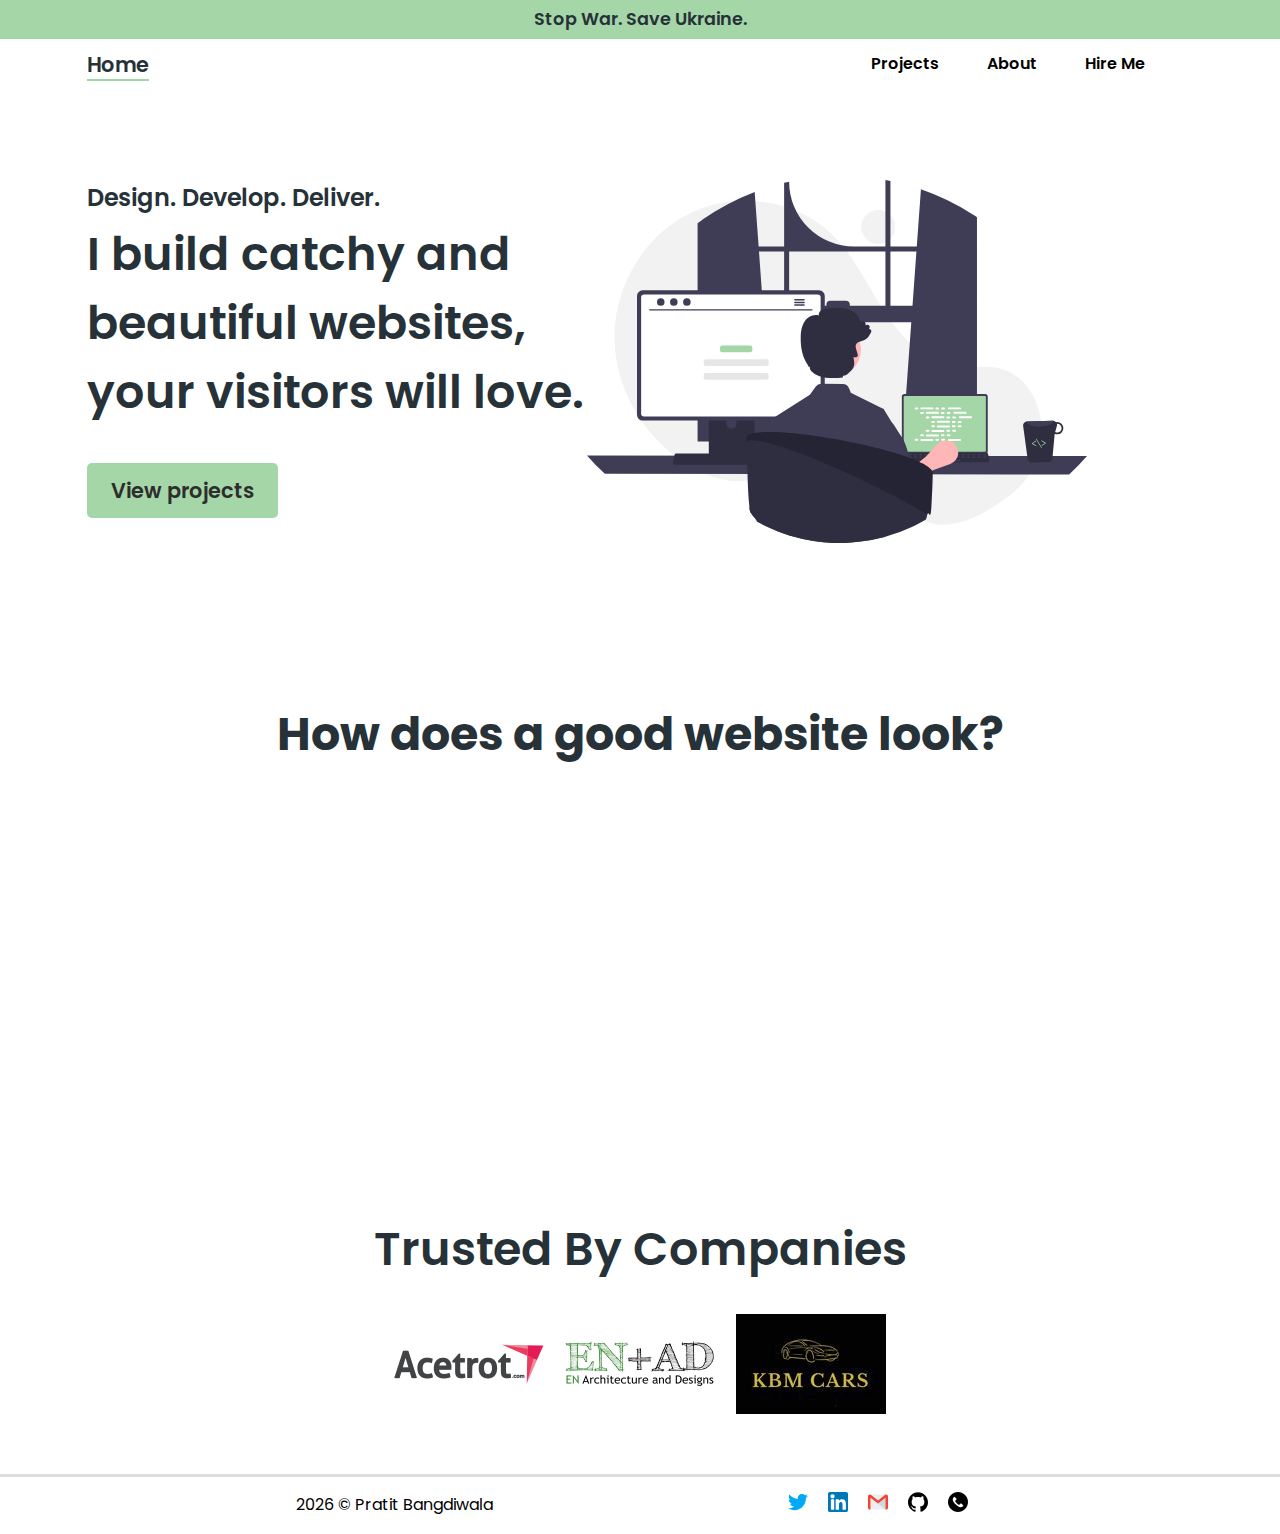
<file: index.html>
<!DOCTYPE html>
<html lang="en">

<head>
  <meta charset="UTF-8" />
  <meta name="viewport" content="width=device-width, initial-scale=1.0" />
  <meta name="theme-color" content="#a5d6a7" />

  <link rel="shortcut icon" href="/images/favicon.ico" type="image/x-icon">
  <link rel="stylesheet" href="https://cdnjs.cloudflare.com/ajax/libs/font-awesome/5.13.1/css/all.min.css" />
  <link rel="stylesheet" href="https://unpkg.com/aos@2.3.1/dist/aos.css" />
  <link rel="stylesheet" href="css/main.css" />


  <title>
    Pratit Bangdiwala - Front End Web Developer - Design. Develop. Deliver
  </title>
  
</head>

<body>

  <!-- mobile menu -->
  <div class="mobile-menu-wrapper" data-aos="zoom-in" data-aos-duration="1000">
    <div class="mobile-menu">
      <div class="menu-item">
        <a href="index.html" class="darkPrimary linkWrap"><i class="fas fa-code menu-icon"></i>
          <p class="menu-text">Home</p>
        </a>
      </div>
      
      <div class="menu-item">
        <a href="projects.html" class="linkWrap"><i class="fas fa-project-diagram menu-icon"></i>
          <p class="menu-text">Projects</p>
        </a>
      </div>
      <div class="menu-item">
        <a href="about.html" class="linkWrap"><i class="fas fa-address-card menu-icon"></i>
          <p class="menu-text">About</p>
        </a>
      </div>
      <div class="menu-item">
        <a href="contact.html" class="linkWrap"><i class="fas fa-user-secret menu-icon"></i>
          <p class="menu-text">Contact</p>
        </a>
      </div>
    </div>
  </div>

  <header>
    <!-- top strip -->
    <div class="blm">
      <div class="container text-center">
        <a href="javascript:;"><span class="blm-tag-line">Stop War.</span>&nbsp;Save Ukraine.</a>
      </div>
    </div>

    <!-- desktop menu -->
    <div class="navigation">
      <div class="container flex_betwen">
        <div class="identity">
          <span><a class="nav_links active" href="index.html">Home</a>
        </div>
        <div class="navigation-links">
          <a class="nav_links" href="projects.html">Projects</a>
          
          <a class="nav_links" href="about.html">About</a>
          <a class="nav_links" href="contact.html" class="hire">Hire Me</a>
        </div>
      </div>
    </div>
  </header>

  <!-- home main -->
  <section id="home">
    <div class="container flex">
      <div class="atf-content">
        <p class="home-heading-one">Design. Develop. Deliver.</p>
        <p class="home-heading-two">
        I build catchy and beautiful websites, your visitors will love.
        </p>
        <a href="projects.html" class="contact-one">View projects</a>
      </div>
      <div class="atf_image">
        <img src="images/atf-1.svg" alt="">
      </div>
    </div>
  </section>
  
  <!-- services -->
  <section id="services">
    <div class="container">
      <div class="section-heading">
        <h1>How does a good website look?</h1>
      </div>
      <div class="services" data-aos="fade-up" data-aos-duration="2000">
        <div class="service">
          <img src="images/service-1.svg" alt="" />
          <div class="service-details">
            <h2>Good load time</h2>
            <p>
              The longer it takes to load the website, the more business and
              value you lose.
            </p>
          </div>
        </div>
        <div class="service">
          <img src="images/service-2.svg" alt="" />
          <div class="service-details">
            <h2>Easy browsing</h2>
            <p>
              It is important to place key information, in an area
              that's easily accessible.
            </p>
          </div>
        </div>
        
        <div class="service">
          <img src="images/service-3.svg" alt="" />
          <div class="service-details">
            <h2>Cross Browser Compatibility</h2>
            <p>
              Web pages should look good on all browsers.
            </p>
          </div>
        </div>
        <div class="service">
          <img src="images/service-4.svg" alt="" />
          <div class="service-details">
            <h2>Multi-device testing</h2>
            <p>
              Web pages should work on all popular devices.
            </p>
          </div>
        </div>
        
        
        
      </div>
      
    </div>
  </section>

  <!-- companies -->
  <section id="trust">
    <div class="trusted-brands">
      <h1>Trusted By Companies</h1>
      <div class="brands">
        <img src="images/trust-1.png" alt="" />
        <img src="images/trust-2.png" alt="" />
        <img src="images/trust-3.png" alt="">
      </div>
    </div>
  </section>

  <!-- footer -->
  <section id="footer">
    <p class="footer_year">
      <script>document.write(new Date().getFullYear())</script>
      &copy; Pratit Bangdiwala
    </p>
      <div class="social-links">
        <a href="https://bit.ly/2MiK4Lc"><img src="images/footer-1.svg" alt=""></a>
        <a href="https://bit.ly/3nZp8qv"><img src="images/footer-2.svg" alt=""></a>
        <a href="mailto:pratit.bangdiwala7@gmail.com"><img src="images/footer-3.svg" alt=""></a>
        <a href="https://bit.ly/3fVyvUh"><img src="images/footer-4.svg" alt=""></a>
        <a href="tel:+91-9870175159"><img src="images/footer-5.svg" alt=""></a>
      </div>

  </section>
  
  <script src="https://unpkg.com/aos@2.3.1/dist/aos.js"></script>
  <script src="js/custom.js"></script>
</body>

</html>
</file>
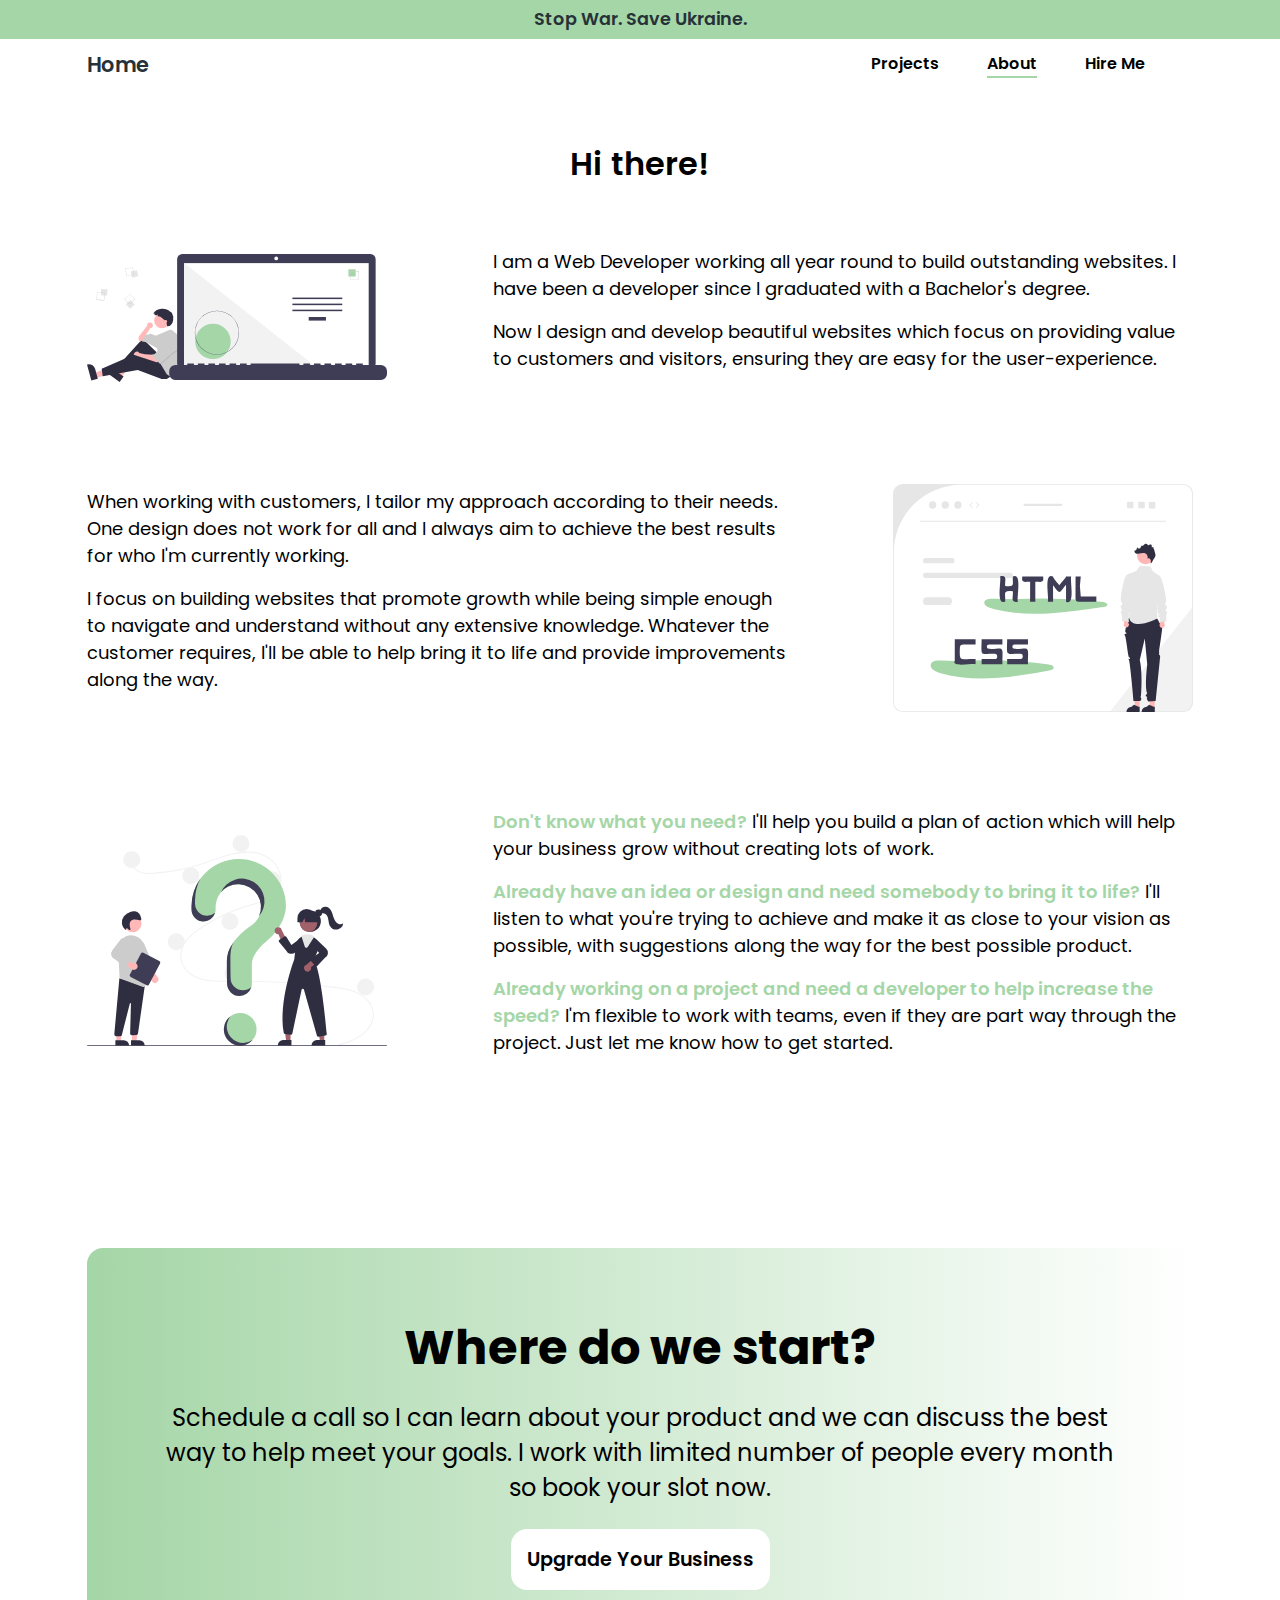
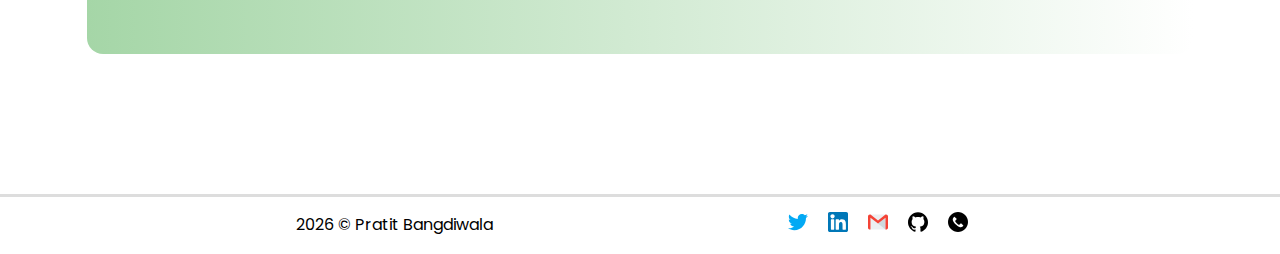
<file: about.html>
<!DOCTYPE html>
<html lang="en">

<head>
  <meta charset="UTF-8" />
  <meta name="viewport" content="width=device-width, initial-scale=1.0" />
  <meta name="theme-color" content="#a5d6a7" />

  <link rel="shortcut icon" href="/images/favicon.ico" type="image/x-icon">
  <link rel="stylesheet" href="https://cdnjs.cloudflare.com/ajax/libs/font-awesome/5.13.1/css/all.min.css" />
  <link rel="stylesheet" href="https://unpkg.com/aos@2.3.1/dist/aos.css" />
  <link rel="stylesheet" href="css/main.css" />

  <title>About</title>

</head>

<body>

  <!-- mobile menu -->
  <div class="mobile-menu-wrapper" data-aos="zoom-in" data-aos-duration="1000">
    <div class="mobile-menu">
      <div class="menu-item">
        <a href="index.html" class="linkWrap"><i class="fas fa-code menu-icon"></i>
          <p class="menu-text">Home</p>
        </a>
      </div>
      
      <div class="menu-item">
        <a href="projects.html" class="linkWrap"><i class="fas fa-project-diagram menu-icon"></i>
          <p class="menu-text">Projects</p>
        </a>
      </div>
      <div class="menu-item">
        <a href="about.html" class="darkPrimary linkWrap"><i class="fas fa-address-card menu-icon"></i>
          <p class="menu-text">About</p>
        </a>
      </div>
      <div class="menu-item">
        <a href="contact.html" class="linkWrap"><i class="fas fa-user-secret menu-icon"></i>
          <p class="menu-text">Contact</p>
        </a>
      </div>
    </div>
  </div>

  <header>
    <!-- top strip -->
    <div class="blm">
      <div class="container text-center">
        <a href="javascript:;"><span class="blm-tag-line">Stop War.</span>&nbsp;Save Ukraine.</a>
      </div>
    </div>

    <!-- desktop menu -->
    <div class="navigation">
      <div class="container flex_betwen">
        <div class="identity">
          <span><a class="nav_links" href="index.html">Home</a>
        </div>
        <div class="navigation-links">
          <a class="nav_links" href="projects.html">Projects</a>
          
          <a class="nav_links active" href="about.html">About</a>
          <a class="nav_links" href="contact.html" class="hire">Hire Me</a>
        </div>
      </div>
    </div>
  </header>

  <!-- about main -->
  <section id="about-wrapper">
    <div class="container">
      <div class="about-heading">
        <p class="heading-one">Hi there!</p>
      </div>
      <div class="about-stories">
        <div class="about-story">
          <img src="images/about-1.svg" alt="" class="svg-creative about-creative" data-aos="zoom-in" />
          <div class="content">
            <p class="content-one">
              I am a Web Developer working all year round to build outstanding
              websites. I have been a developer since I graduated with a
              Bachelor's degree.
            </p>
            <p class="content-one">
              Now I design and develop beautiful websites which focus on
              providing value to customers and visitors, ensuring they are easy
              for the user-experience.
            </p>
          </div>
        </div>
        <div class="about-story">
          <div class="content">
            <p class="content-one">
              When working with customers, I tailor my approach according to
              their needs. One design does not work for all and I always aim to
              achieve the best results for who I'm currently working.
            </p>
            <p class="content-one">
              I focus on building websites that promote growth while being
              simple enough to navigate and understand without any extensive
              knowledge. Whatever the customer requires, I'll be able to help
              bring it to life and provide improvements along the way.
            </p>
          </div>
          <img src="images/about-2.svg" alt="" class="about-image about-creative" data-aos="zoom-in" />
        </div>
        <div class="about-story">
          <img src="images/about-3.svg" alt="" class="svg-creative about-creative" data-aos="zoom-in" />
          <div class="content">
            <p class="content-one">
              <span class="questions">Don't know what you need?</span>&nbsp;I'll
              help you build a plan of action which will help your business grow
              without creating lots of work.
            </p>
            <p class="content-one">
              <span class="questions">Already have an idea or design and need somebody to bring it to
                life?</span>&nbsp;I'll listen to what you're trying to achieve and make it as
              close to your vision as possible, with suggestions along the way
              for the best possible product.
            </p>
            <p class="content-one">
              <span class="questions">Already working on a project and need a developer to help
                increase the speed?</span>&nbsp;I'm flexible to work with teams, even if they are part way
              through the project. Just let me know how to get started.
            </p>
          </div>
        </div>
      </div>
      <div class="connect">
        <h1 class="connect-heading">Where do we start?</h1>
        <p class="connect-content">
          Schedule a call so I can learn about your product and we can discuss
          the best way to help meet your goals. I work with limited number of
          people every month so book your slot now.
        </p>
        <a href="contact.html" class="connect-button">Upgrade Your Business</a>
      </div>
    </div>
  </section>
  
  <!-- footer -->
  <section id="footer">
    <p class="footer_year">
      <script>document.write(new Date().getFullYear())</script>
      &copy; Pratit Bangdiwala
    </p>
    <div class="social-links">
      <a href="https://bit.ly/2MiK4Lc"><img src="images/footer-1.svg" alt=""></a>
      <a href="https://bit.ly/3nZp8qv"><img src="images/footer-2.svg" alt=""></a>
      <a href="mailto:pratit.bangdiwala7@gmail.com"><img src="images/footer-3.svg" alt=""></a>
      <a href="https://bit.ly/3fVyvUh"><img src="images/footer-4.svg" alt=""></a>
      <a href="tel:+91-9870175159"><img src="images/footer-5.svg" alt=""></a>
    </div>

  </section>

  <script src="https://ajax.googleapis.com/ajax/libs/jquery/3.5.1/jquery.min.js"></script>
  <script src="https://unpkg.com/aos@2.3.1/dist/aos.js"></script>
  <script src="js/custom.js"></script>
</body>

</html>
</file>
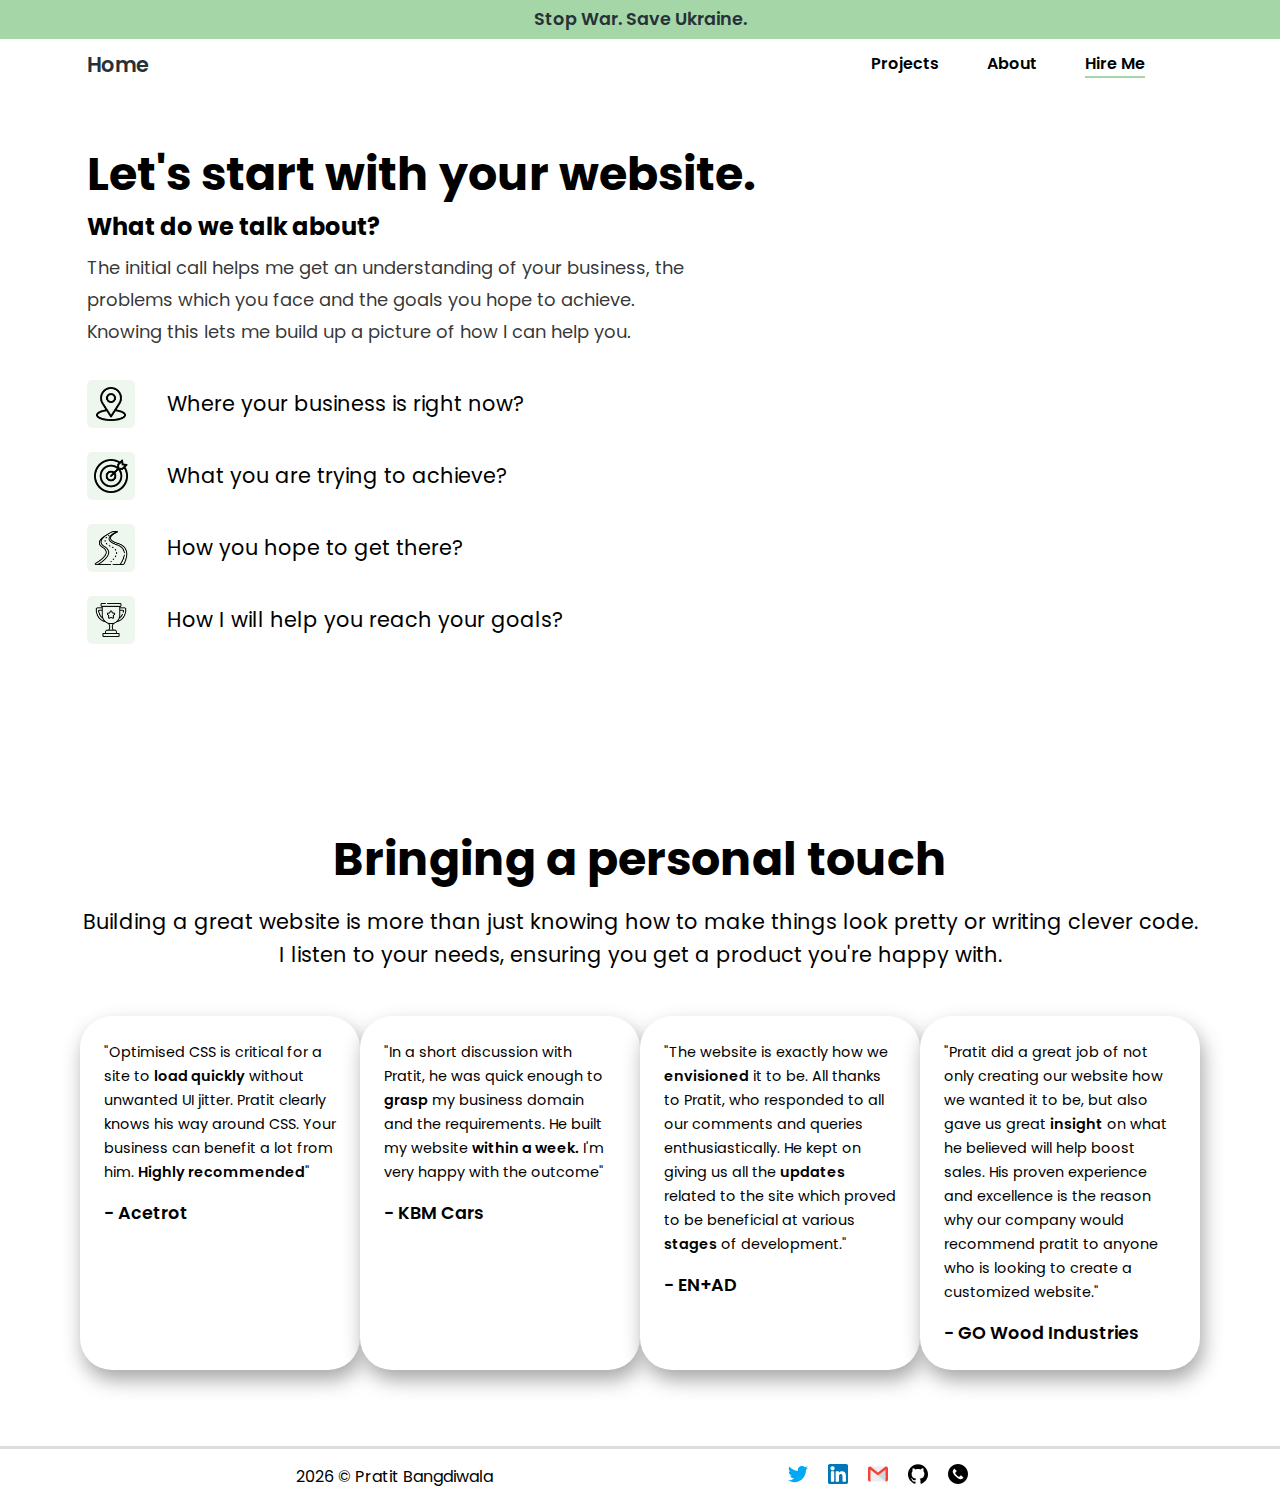
<file: contact.html>
<!DOCTYPE html>
<html lang="en">

<head>
  <meta charset="UTF-8" />
  <meta name="viewport" content="width=device-width, initial-scale=1.0" />
  <meta name="theme-color" content="#a5d6a7" />

  <link rel="shortcut icon" href="/images/favicon.ico" type="image/x-icon">
  <link rel="stylesheet" href="https://cdnjs.cloudflare.com/ajax/libs/font-awesome/5.13.1/css/all.min.css" />
  <link rel="stylesheet" href="https://unpkg.com/aos@2.3.1/dist/aos.css" />
  <link rel="stylesheet" href="css/main.css" />

  <title>Contact</title>
  
</head>

<body>
  <!-- mobile menu -->
  <div class="mobile-menu-wrapper" data-aos="zoom-in" data-aos-duration="1000">
    <div class="mobile-menu">
      <div class="menu-item">
        <a href="index.html" class="linkWrap"><i class="fas fa-code menu-icon"></i>
          <p class="menu-text">Home</p>
        </a>
      </div>
      
      <div class="menu-item">
        <a href="projects.html" class="linkWrap"><i class="fas fa-project-diagram menu-icon"></i>
          <p class="menu-text">Projects</p>
        </a>
      </div>
      <div class="menu-item">
        <a href="about.html" class="linkWrap"><i class="fas fa-address-card menu-icon"></i>
          <p class="menu-text">About</p>
        </a>
      </div>
      <div class="menu-item">
        <a href="contact.html" class="darkPrimary linkWrap"><i class="fas fa-user-secret menu-icon"></i>
          <p class="menu-text">Contact</p>
        </a>
      </div>
    </div>
  </div>

  <header>
    <!-- top strip -->
    <div class="blm">
      <div class="container text-center">
        <a href="javascript:;"><span class="blm-tag-line">Stop War.</span>&nbsp;Save Ukraine.</a>
      </div>
    </div>
    <!-- desktop menu -->
    <div class="navigation">
      <div class="container flex_betwen">
        <div class="identity">
          <span><a class="nav_links" href="index.html">Home</a>
        </div>
        <div class="navigation-links">
          <a class="nav_links" href="projects.html">Projects</a>
          
          <a class="nav_links" href="about.html">About</a>
          <a class="nav_links active" href="contact.html" class="hire">Hire Me</a>
        </div>
      </div>
    </div>
  </header>

  <!-- contact features -->
  <section id="contact">
    <div class="container">
      <div class="contact-heading">
        <h1>Let's start with your website.</h1>
      </div>
      <div class="contact-main-content">
        <div class="contact-descriptive-content">
          <h1 class="contact-descriptive-heading">What do we talk about?</h1>
          <p class="contact-descriptive-text">
            The initial call helps me get an understanding of your business, the
            problems which you face and the goals you hope to achieve. Knowing
            this lets me build up a picture of how I can help you.
          </p>
          <div class="icon-content">
            <div class="icon">
              <img src="images/contact-1.png" alt="">
              <p class="icon-text">Where your business is right now?</p>
            </div>
            <div class="icon">
              <img src="images/contact-2.png" alt="">
              <p class="icon-text">What you are trying to achieve?</p>
            </div>
            <div class="icon">
              <img src="images/contact-3.png" alt="">
              <p class="icon-text">How you hope to get there?</p>
            </div>
            <div class="icon">
              <img src="images/contact-4.png" alt="">
              <p class="icon-text">How I will help you reach your goals?</p>
            </div>
          </div>
        </div>
        <!-- booking calendar -->
        <div class="contact-booking">
          <!-- Calendly inline widget begin -->
          <div class="calendly-inline-widget"
            data-url="https://calendly.com/pratit-bangdiwala/30min?hide_event_type_details=1&hide_gdpr_banner=1"></div>
  
          <!-- Calendly inline widget end -->
        </div>
      </div>
    </div>
  </section>

  <!-- reviews -->
  <section id="reviews" class="contact-reviews">
    <div class="reviews-description">
      <h1>Bringing a personal touch</h1>
      <p class="reviews-description-para">
        Building a great website is more than just knowing how to make things
        look pretty or writing clever code.
      </p>
      <p class="reviews-description-para reviews-description-second-para">I listen to your needs, ensuring
        you get a product you're happy with.</p>
    </div>
    <div class="reviews">
      <div class="review-card card-one">
        <p class="reviews-card-detail">
          "Optimised CSS is critical for a site to <span class="review-keyword">load quickly</span> without unwanted UI jitter. Pratit clearly knows his way
          around CSS. Your business can benefit a lot from him. <span class="review-keyword">Highly recommended</span>"
        </p>
        <div class="company-details">

          <p>- Acetrot</p>
        </div>
      </div>
      <div class="review-card">
        <p class="reviews-card-detail">
          "In a short discussion with Pratit, he was quick enough to <span class="review-keyword">grasp</span> my business domain and the requirements. He
          built my website <span class="review-keyword">within a week.</span> I'm very happy with the outcome"
        </p>
        <div class="company-details">

          <p>- KBM Cars</p>
        </div>
      </div>
      <div class="review-card">
        <p class="reviews-card-detail">
          "The website is exactly how we <span class="review-keyword">envisioned</span> it to be. All thanks to Pratit, who responded to all our comments and queries enthusiastically. He kept on giving us all the <span class="review-keyword">updates</span> related to the site which proved to be beneficial at various <span class="review-keyword">stages</span> of development."
        </p>
        <div class="company-details">

          <p>- EN+AD</p>
        </div>
      </div>
      <div class="review-card">
        <p class="reviews-card-detail">
          "Pratit did a great job of not only creating our website how we wanted it to be, but also gave us great <span class="review-keyword">insight</span> on what he believed will help boost sales. His proven experience and excellence is the reason why our company would recommend pratit to anyone who is looking to create a customized website."
        </p>
        <div class="company-details">

          <p>- GO Wood Industries</p>
        </div>
      </div>
    </div>
  </section>

  <!-- footer -->
  <section id="footer">
    <p class="footer_year">
      <script>document.write(new Date().getFullYear())</script>
      &copy; Pratit Bangdiwala
    </p>
      <div class="social-links">
        <a href="https://bit.ly/2MiK4Lc"><img src="images/footer-1.svg" alt=""></a>
        <a href="https://bit.ly/3nZp8qv"><img src="images/footer-2.svg" alt=""></a>
        <a href="mailto:pratit.bangdiwala7@gmail.com"><img src="images/footer-3.svg" alt=""></a>
        <a href="https://bit.ly/3fVyvUh"><img src="images/footer-4.svg" alt=""></a>
        <a href="tel:+91-9870175159"><img src="images/footer-5.svg" alt=""></a>
      </div>

  </section>

  <script src="https://ajax.googleapis.com/ajax/libs/jquery/3.5.1/jquery.min.js"></script>
  <script src="https://unpkg.com/aos@2.3.1/dist/aos.js"></script>
  <script type="text/javascript" src="https://assets.calendly.com/assets/external/widget.js"></script>
  <script src="js/custom.js"></script>
</body>

</html>
</file>
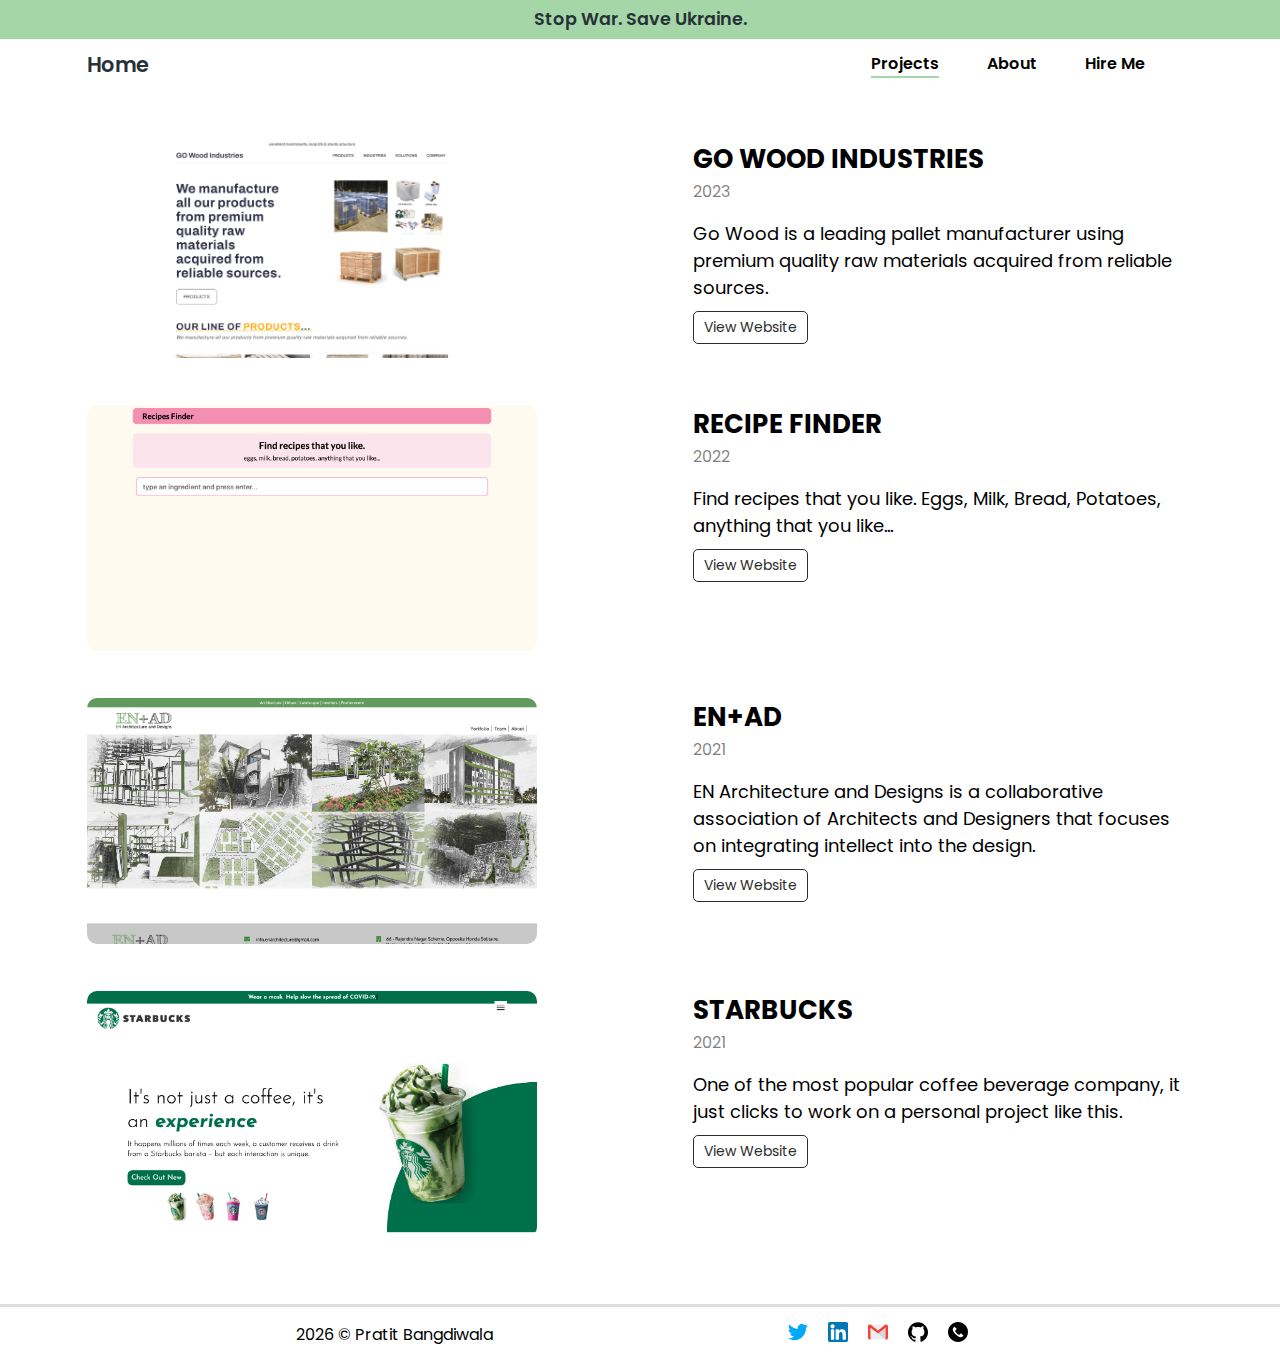
<file: projects.html>
<!DOCTYPE html>
<html lang="en">

<head>
  <meta charset="UTF-8" />
  <meta name="viewport" content="width=device-width, initial-scale=1.0" />
  <meta name="theme-color" content="#a5d6a7" />

  <link rel="shortcut icon" href="/images/favicon.ico" type="image/x-icon">
  <link rel="stylesheet" href="https://cdnjs.cloudflare.com/ajax/libs/font-awesome/5.13.1/css/all.min.css" />
  <link rel="stylesheet" href="https://unpkg.com/aos@2.3.1/dist/aos.css" />
  <link rel="stylesheet" href="css/main.css" />

  <title>Projects</title>

</head>

<body>

  <!-- mobile menu -->
  <div class="mobile-menu-wrapper" data-aos="zoom-in" data-aos-duration="1000">
    <div class="mobile-menu">
      <div class="menu-item">
        <a href="index.html" class="linkWrap"><i class="fas fa-code menu-icon"></i>
          <p class="menu-text">Home</p>
        </a>
      </div>
      
      <div class="menu-item">
        <a href="projects.html" class="darkPrimary linkWrap"><i class="fas fa-project-diagram menu-icon"></i>
          <p class="menu-text">Projects</p>
        </a>
      </div>
      <div class="menu-item">
        <a href="about.html" class="linkWrap"><i class="fas fa-address-card menu-icon"></i>
          <p class="menu-text">About</p>
        </a>
      </div>
      <div class="menu-item">
        <a href="contact.html" class="linkWrap"><i class="fas fa-user-secret menu-icon"></i>
          <p class="menu-text">Contact</p>
        </a>
      </div>
    </div>
  </div>

  <header>
    <!-- top strip -->
    <div class="blm">
      <div class="container text-center">
        <a href="javascript:;"><span class="blm-tag-line">Stop War.</span>&nbsp;Save Ukraine.</a>
      </div>
    </div>

    <!-- desktop menu -->
    <div class="navigation">
      <div class="container flex_betwen">
        <div class="identity">
          <span><a class="nav_links" href="index.html">Home</a>
        </div>
        <div class="navigation-links">
          <a class="nav_links active" href="projects.html">Projects</a>
          
          <a class="nav_links" href="about.html">About</a>
          <a class="nav_links" href="contact.html" class="hire">Hire Me</a>
        </div>
      </div>
    </div>
  </header>

  <!-- projects main -->
  <section id="projects-wrapper">
    <div class="container projects projects_container">

      <!-- Go wood -->
      <div class="project">
        <div class="project-image">
          <img src="images/go_wood.png" alt="">
        </div>
        <div class="project-content">
          <h1>Go Wood Industries</h1>
          <p class="date">2023</p>
          <p class="project-description">
            Go Wood is a leading pallet manufacturer using premium quality raw materials acquired from reliable sources.
          </p>
          <a href="https://gowoodind.com/" class="website-demo">View Website</a>
        </div>
      </div>

      <!-- Recipe -->
      <div class="project">
        <div class="project-image">
          <img src="images/project-2.png" alt="">
        </div>
        <div class="project-content">
          <h1>Recipe Finder</h1>
          <p class="date">2022</p>
          <p class="project-description">
            Find recipes that you like. Eggs, Milk, Bread, Potatoes, anything that you like...

          </p>
          <a href="https://pratitb.github.io/recipe-finder/" class="website-demo">View Website</a>
        </div>
      </div>

      <!-- ENAD -->
      <div class="project">
        <div class="project-image">
          <img src="images/project-3.png" alt="">
        </div>
        <div class="project-content">
          <h1>EN+AD</h1>
          <p class="date">2021</p>
          <p class="project-description">
            EN Architecture and Designs is a collaborative association of Architects and Designers that focuses on integrating intellect into the design.
          </p>
          <a href="https://enarchitecture.in/" class="website-demo">View Website</a>
        </div>
      </div>

      <!-- Starbucks -->
      <div class="project">
        <div class="project-image">
          <img src="images/project-4.png" alt="">
        </div>
        <div class="project-content">
          <h1>Starbucks</h1>
          <p class="date">2021</p>
          <p class="project-description">
            One of the most popular coffee beverage company, it just clicks to work on a personal project like this.
          </p>
          <a href="https://pratitb.github.io/starbucks" class="website-demo">View Website</a>
        </div>
      </div>

    </div>
  </section>
  
  <!-- footer -->
  <section id="footer">
    <p class="footer_year">
      <script>document.write(new Date().getFullYear())</script>
      &copy; Pratit Bangdiwala
    </p>
    <div class="social-links">
      <a href="https://bit.ly/2MiK4Lc"><img src="images/footer-1.svg" alt=""></a>
      <a href="https://bit.ly/3nZp8qv"><img src="images/footer-2.svg" alt=""></a>
      <a href="mailto:pratit.bangdiwala7@gmail.com"><img src="images/footer-3.svg" alt=""></a>
      <a href="https://bit.ly/3fVyvUh"><img src="images/footer-4.svg" alt=""></a>
      <a href="tel:+91-9870175159"><img src="images/footer-5.svg" alt=""></a>
    </div>

  </section>
  
  <script src="https://unpkg.com/aos@2.3.1/dist/aos.js"></script>
  <script src="js/custom.js"></script>
</body>

</html>
</file>
<file: css/main.css>
@import url("https://fonts.googleapis.com/css2?family=Poppins:wght@400;600&display=swap");
.blm {
  display: -webkit-box;
  display: -ms-flexbox;
  display: flex;
  -webkit-box-pack: center;
      -ms-flex-pack: center;
          justify-content: center;
  -webkit-box-align: center;
      -ms-flex-align: center;
          align-items: center;
  padding: 0.4rem;
  background: #a5d6a7;
}

.blm a {
  font-size: 1.1rem;
  color: #263238;
  text-decoration: none;
  font-weight: 600;
}

.blm a:hover {
  text-decoration: underline;
}

.blm .blm-fists {
  display: -webkit-box;
  display: -ms-flexbox;
  display: flex;
  -webkit-box-pack: center;
      -ms-flex-pack: center;
          justify-content: center;
  -webkit-box-align: center;
      -ms-flex-align: center;
          align-items: center;
  width: 100px;
  font-size: 1rem;
  margin-left: 0.5rem;
}

.navigation {
  display: -webkit-box;
  display: -ms-flexbox;
  display: flex;
  -webkit-box-pack: space-evenly;
      -ms-flex-pack: space-evenly;
          justify-content: space-evenly;
  -webkit-box-align: center;
      -ms-flex-align: center;
          align-items: center;
  padding: 10px 0 0;
  -webkit-transition: position 4s ease-out;
  transition: position 4s ease-out;
}

.navigation .identity {
  display: -webkit-box;
  display: -ms-flexbox;
  display: flex;
  -webkit-box-align: center;
      -ms-flex-align: center;
          align-items: center;
  -webkit-box-pack: space-evenly;
      -ms-flex-pack: space-evenly;
          justify-content: space-evenly;
}

.navigation .identity img {
  border-radius: 50%;
  -webkit-box-shadow: 3px 10px 20px #a7a7a7;
          box-shadow: 3px 10px 20px #a7a7a7;
}

.navigation .identity a {
  font-weight: 600;
  font-size: 1.3rem;
  color: #263238;
  border-bottom: 2px solid #fff;
}

.navigation .identity a:hover {
  border-bottom: 2px solid #a5d6a7;
}

.navigation .navigation-links {
  display: -webkit-box;
  display: -ms-flexbox;
  display: flex;
  -webkit-box-pack: justify;
      -ms-flex-pack: justify;
          justify-content: space-between;
  -webkit-box-align: center;
      -ms-flex-align: center;
          align-items: center;
}

.navigation .navigation-links a {
  font-weight: 600;
  font-size: 16px;
  color: #000;
  margin-right: 3rem;
  border-bottom: 2px solid #fff;
}

.navigation .navigation-links a:hover {
  border-bottom: 2px solid #a5d6a7;
}

.navigation .navigation-links .hire {
  background: #a5d6a7;
  color: #263238;
  padding: 4px 20px;
  border-radius: 5px;
  -webkit-transition: 0.2s linear;
  transition: 0.2s linear;
}

.navigation .navigation-links .hire:hover {
  -webkit-box-shadow: 0 10px 15px -3px rgba(0, 0, 0, 0.1), 0 4px 6px -2px rgba(0, 0, 0, 0.05);
          box-shadow: 0 10px 15px -3px rgba(0, 0, 0, 0.1), 0 4px 6px -2px rgba(0, 0, 0, 0.05);
  -webkit-transform: scale(1.07);
          transform: scale(1.07);
  text-decoration: none;
}

#home {
  display: -webkit-box;
  display: -ms-flexbox;
  display: flex;
  -webkit-box-orient: vertical;
  -webkit-box-direction: normal;
      -ms-flex-direction: column;
          flex-direction: column;
  -webkit-box-align: center;
      -ms-flex-align: center;
          align-items: center;
  -webkit-box-pack: center;
      -ms-flex-pack: center;
          justify-content: center;
  margin: 100px 0 150px;
}

#home .home-heading-one {
  font-size: 1.5rem;
  font-weight: 600;
  margin-bottom: 5px;
  color: #263238;
}

#home .home-heading-two {
  font-size: 46px;
  font-weight: 600;
  margin-bottom: 3rem;
  max-width: 500px;
  color: #263238;
}

#home .atf_image img {
  width: 100%;
  max-width: 500px;
}

#home .contact-one {
  font-size: 1.3rem;
  font-weight: 600;
  background: #a5d6a7;
  padding: 0.8rem 1.5rem;
  border-radius: 5px;
  color: #2d2d2d;
  -webkit-transition: 0.2s linear;
  transition: 0.2s linear;
}

#home .contact-one:hover {
  -webkit-box-shadow: 0 10px 15px -3px rgba(0, 0, 0, 0.1), 0 4px 6px -2px rgba(0, 0, 0, 0.05);
          box-shadow: 0 10px 15px -3px rgba(0, 0, 0, 0.1), 0 4px 6px -2px rgba(0, 0, 0, 0.05);
  -webkit-transform: scale(1.07);
          transform: scale(1.07);
}

#mockups img {
  width: 100%;
  max-width: 500px;
}

#mockups .mockups {
  display: -webkit-box;
  display: -ms-flexbox;
  display: flex;
  -webkit-box-align: center;
      -ms-flex-align: center;
          align-items: center;
  -webkit-box-pack: center;
      -ms-flex-pack: center;
          justify-content: center;
}

#services {
  display: -webkit-box;
  display: -ms-flexbox;
  display: flex;
  -webkit-box-orient: vertical;
  -webkit-box-direction: normal;
      -ms-flex-direction: column;
          flex-direction: column;
  -webkit-box-align: center;
      -ms-flex-align: center;
          align-items: center;
  -webkit-box-pack: space-evenly;
      -ms-flex-pack: space-evenly;
          justify-content: space-evenly;
  margin: 80px 0 0 0;
}

#services .section-heading h1 {
  font-size: 46px;
  margin-bottom: 60px;
  text-align: center;
  color: #263238;
}

#services .services {
  display: -webkit-box;
  display: -ms-flexbox;
  display: flex;
  -webkit-box-orient: horizontal;
  -webkit-box-direction: normal;
      -ms-flex-direction: row;
          flex-direction: row;
  -ms-flex-wrap: wrap;
      flex-wrap: wrap;
  -webkit-box-pack: center;
      -ms-flex-pack: center;
          justify-content: center;
}

#services .services .service {
  display: -webkit-box;
  display: -ms-flexbox;
  display: flex;
  max-width: 450px;
  margin: 0 20px 100px 0;
}

#services .services .service:hover img {
  background: #a5d6a7;
  -webkit-box-shadow: 0 10px 15px -3px rgba(0, 0, 0, 0.1), 0 4px 6px -2px rgba(0, 0, 0, 0.05);
          box-shadow: 0 10px 15px -3px rgba(0, 0, 0, 0.1), 0 4px 6px -2px rgba(0, 0, 0, 0.05);
}

#services .services .service img {
  max-height: 5rem;
  max-width: 5rem;
  background: rgba(165, 214, 167, 0.2);
  border-radius: 1rem;
  padding: 0rem 0.8rem;
  margin-right: 1rem;
  -webkit-transition: 0.5s linear;
  transition: 0.5s linear;
}

#services .services .service .service-details h2 {
  font-size: 20px;
  margin-bottom: 5px;
  color: #263238;
}

#services .services .service .service-details p {
  font-size: 18px;
  color: #263238;
  line-height: 1.8rem;
}

#services .more-services {
  text-align: center;
}

#services .more-services a {
  font-weight: 600;
  color: #263238;
  font-size: 1.2rem;
  text-decoration: none;
  -webkit-transition: 1s linear;
  transition: 1s linear;
}

#services .more-services a:hover {
  text-decoration: underline;
}

#services .more-services .right-arr {
  margin-left: 0.5rem;
}

#trust {
  display: -webkit-box;
  display: -ms-flexbox;
  display: flex;
  -webkit-box-orient: vertical;
  -webkit-box-direction: normal;
      -ms-flex-direction: column;
          flex-direction: column;
  -webkit-box-align: center;
      -ms-flex-align: center;
          align-items: center;
  -webkit-box-pack: center;
      -ms-flex-pack: center;
          justify-content: center;
}

#trust .trusted-brands {
  display: -webkit-box;
  display: -ms-flexbox;
  display: flex;
  -webkit-box-orient: vertical;
  -webkit-box-direction: normal;
      -ms-flex-direction: column;
          flex-direction: column;
}

#trust .trusted-brands h1 {
  font-size: 46px;
  margin-bottom: 30px;
  font-weight: 600;
  color: #263238;
}

#trust .trusted-brands .brands {
  display: -webkit-box;
  display: -ms-flexbox;
  display: flex;
  -webkit-box-orient: horizontal;
  -webkit-box-direction: normal;
      -ms-flex-direction: row;
          flex-direction: row;
  -webkit-box-pack: space-evenly;
      -ms-flex-pack: space-evenly;
          justify-content: space-evenly;
  -webkit-box-align: center;
      -ms-flex-align: center;
          align-items: center;
}

#trust .trusted-brands .brands img {
  max-width: 150px;
}

.projects-heading {
  display: -webkit-box;
  display: -ms-flexbox;
  display: flex;
  -webkit-box-pack: center;
      -ms-flex-pack: center;
          justify-content: center;
  -webkit-box-align: center;
      -ms-flex-align: center;
          align-items: center;
  margin: 40px 0;
}

.projects-heading h1 {
  font-size: 40px;
}

.projects {
  margin: 60px 0 0;
}

.projects .project {
  display: -webkit-box;
  display: -ms-flexbox;
  display: flex;
  -webkit-box-pack: justify;
      -ms-flex-pack: justify;
          justify-content: space-between;
}

.projects .project .project-image img {
  width: 100%;
  max-width: 450px;
  border-radius: 10px;
}

.projects .project .project-content {
  max-width: 500px;
  display: -webkit-box;
  display: -ms-flexbox;
  display: flex;
  -webkit-box-orient: vertical;
  -webkit-box-direction: normal;
      -ms-flex-direction: column;
          flex-direction: column;
  -webkit-box-pack: start;
      -ms-flex-pack: start;
          justify-content: flex-start;
  -webkit-box-align: start;
      -ms-flex-align: start;
          align-items: flex-start;
}

.projects .project .project-content h1 {
  font-size: 26px;
  text-transform: uppercase;
}

.projects .project .project-content .date {
  color: rgba(0, 0, 0, 0.5);
  margin-bottom: 1rem;
}

.projects .project .project-content .project-description {
  font-size: 18px;
  margin-bottom: 10px;
}

.projects .project .project-content .website-demo {
  font-size: 14px;
  border: 0.1rem solid #2d2d2d;
  border-radius: 5px;
  padding: 5px 10px;
  -webkit-transition: 0.2s linear;
  transition: 0.2s linear;
  color: #2d2d2d;
}

.projects .project .project-content .website-demo:hover {
  background: #263238;
  color: #fff;
  border: 0.1rem solid #424242;
}

.projects .project:not(:last-child) {
  margin-bottom: 40px;
}

#reviews {
  background: rgba(178, 219, 213, 0.2);
  display: -webkit-box;
  display: -ms-flexbox;
  display: flex;
  -webkit-box-orient: vertical;
  -webkit-box-direction: normal;
      -ms-flex-direction: column;
          flex-direction: column;
  -webkit-box-pack: space-evenly;
      -ms-flex-pack: space-evenly;
          justify-content: space-evenly;
  -webkit-box-align: center;
      -ms-flex-align: center;
          align-items: center;
  padding: 16px;
}

#reviews .reviews-description {
  display: -webkit-box;
  display: -ms-flexbox;
  display: flex;
  -webkit-box-orient: vertical;
  -webkit-box-direction: normal;
      -ms-flex-direction: column;
          flex-direction: column;
  -webkit-box-pack: center;
      -ms-flex-pack: center;
          justify-content: center;
  -webkit-box-align: center;
      -ms-flex-align: center;
          align-items: center;
}

#reviews .reviews-description h1 {
  font-size: 46px;
  margin-bottom: 1rem;
}

#reviews .reviews-description .reviews-description-para {
  font-size: 1.3rem;
  margin-bottom: 0.5rem;
  line-height: 1.2;
}

#reviews .reviews {
  display: -webkit-box;
  display: -ms-flexbox;
  display: flex;
  -webkit-box-pack: space-evenly;
      -ms-flex-pack: space-evenly;
          justify-content: space-evenly;
  -webkit-box-orient: horizontal;
  -webkit-box-direction: normal;
      -ms-flex-direction: row;
          flex-direction: row;
  margin: 40px 0 0;
}

#reviews .reviews .review-card {
  max-width: 280px;
  display: -webkit-box;
  display: -ms-flexbox;
  display: flex;
  -webkit-box-orient: vertical;
  -webkit-box-direction: normal;
      -ms-flex-direction: column;
          flex-direction: column;
  padding: 1.5rem;
  border-radius: 2rem;
  -webkit-transition: 0.3s;
  transition: 0.3s;
  -webkit-box-shadow: 3px 10px 20px #a7a7a7;
          box-shadow: 3px 10px 20px #a7a7a7;
  background-color: #fff;
  cursor: pointer;
}

#reviews .reviews .review-card:hover {
  -webkit-transform: scale(1.1);
          transform: scale(1.1);
  background-color: #a5d6a7;
}

#reviews .reviews .review-card .reviews-card-detail {
  font-size: 0.9rem;
  margin-bottom: 1rem;
  line-height: 1.5rem;
}

#reviews .reviews .review-card .reviews-card-detail .review-keyword {
  font-weight: 600;
}

#reviews .reviews .review-card .company-details {
  display: -webkit-box;
  display: -ms-flexbox;
  display: flex;
  -webkit-box-align: center;
      -ms-flex-align: center;
          align-items: center;
  -webkit-box-orient: horizontal;
  -webkit-box-direction: normal;
      -ms-flex-direction: row;
          flex-direction: row;
}

#reviews .reviews .review-card .company-details img {
  border-radius: 50%;
  margin-right: 1rem;
}

#reviews .reviews .review-card .company-details p {
  font-size: 1.1rem;
  font-weight: 600;
}

#about-wrapper {
  display: -webkit-box;
  display: -ms-flexbox;
  display: flex;
  -webkit-box-orient: vertical;
  -webkit-box-direction: normal;
      -ms-flex-direction: column;
          flex-direction: column;
  -webkit-box-align: center;
      -ms-flex-align: center;
          align-items: center;
}

.about-heading {
  display: -webkit-box;
  display: -ms-flexbox;
  display: flex;
  -webkit-box-orient: vertical;
  -webkit-box-direction: normal;
      -ms-flex-direction: column;
          flex-direction: column;
  -webkit-box-pack: center;
      -ms-flex-pack: center;
          justify-content: center;
  -webkit-box-align: center;
      -ms-flex-align: center;
          align-items: center;
}

.about-heading .heading-one {
  font-weight: 600;
  font-size: 2rem;
  margin: 60px 0;
}

.about-heading .heading-two {
  font-size: 4rem;
  font-weight: 600;
}

.about-stories {
  display: -webkit-box;
  display: -ms-flexbox;
  display: flex;
  -webkit-box-orient: vertical;
  -webkit-box-direction: normal;
      -ms-flex-direction: column;
          flex-direction: column;
  -webkit-box-pack: space-evenly;
      -ms-flex-pack: space-evenly;
          justify-content: space-evenly;
}

.about-stories .about-story {
  display: -webkit-box;
  display: -ms-flexbox;
  display: flex;
  -webkit-box-orient: horizontal;
  -webkit-box-direction: normal;
      -ms-flex-direction: row;
          flex-direction: row;
  -webkit-box-pack: justify;
      -ms-flex-pack: justify;
          justify-content: space-between;
  -webkit-box-align: center;
      -ms-flex-align: center;
          align-items: center;
  margin-bottom: 6rem;
}

.about-stories .about-story img {
  max-width: 300px;
}

.about-stories .about-story .content {
  max-width: 700px;
}

.about-stories .about-story .content .content-heading {
  font-size: 2rem;
  margin-bottom: 1.5rem;
  text-transform: uppercase;
}

.about-stories .about-story .content .content-one {
  font-size: 18px;
  margin-bottom: 1rem;
}

.about-stories .about-story .content .content-two {
  font-size: 18px;
  margin-bottom: 2rem;
  line-height: 1.8rem;
}

.about-stories .about-story .content .content-three {
  font-size: 1.2rem;
}

.about-stories .about-story .content .services-link {
  text-decoration: none;
  color: black;
  border: 1px solid black;
  border-radius: 2rem;
  padding: 0.8rem;
  -webkit-transition: 0.2s linear;
  transition: 0.2s linear;
}

.about-stories .about-story .content .services-link:hover {
  background: #2b616d;
  border: 1px solid #2b616d;
  color: white;
}

.about-stories .about-story .content .questions {
  font-weight: 600;
  color: #a5d6a7;
}

.connect {
  margin: 5rem 0;
  display: -webkit-box;
  display: -ms-flexbox;
  display: flex;
  -webkit-box-pack: center;
      -ms-flex-pack: center;
          justify-content: center;
  -webkit-box-align: center;
      -ms-flex-align: center;
          align-items: center;
  -webkit-box-orient: vertical;
  -webkit-box-direction: normal;
      -ms-flex-direction: column;
          flex-direction: column;
  background: -webkit-gradient(linear, left top, right top, from(#a5d6a7), to(#ffffff));
  background: linear-gradient(to right, #a5d6a7, #ffffff);
  padding: 4rem;
  border-radius: 1rem;
}

.connect .connect-heading {
  font-size: 3rem;
  color: #000;
  margin-bottom: 1rem;
}

.connect .connect-content {
  color: #000;
  font-size: 1.5rem;
  margin-bottom: 1.5rem;
  text-align: center;
}

.connect .connect-button {
  color: #000;
  padding: 1rem;
  background: #fff;
  border-radius: 1rem;
  text-decoration: none;
  font-weight: 600;
  font-size: 1.2rem;
  -webkit-transition: 0.2s linear;
  transition: 0.2s linear;
}

.connect .connect-button:hover {
  text-decoration: underline;
}

#contact {
  display: -webkit-box;
  display: -ms-flexbox;
  display: flex;
  -webkit-box-orient: vertical;
  -webkit-box-direction: normal;
      -ms-flex-direction: column;
          flex-direction: column;
  -webkit-box-align: center;
      -ms-flex-align: center;
          align-items: center;
}

#contact .contact-heading {
  margin: 60px 0 0;
}

#contact .contact-heading h1 {
  font-size: 46px;
}

#contact .contact-main-content {
  display: -webkit-box;
  display: -ms-flexbox;
  display: flex;
  -webkit-box-orient: horizontal;
  -webkit-box-direction: normal;
      -ms-flex-direction: row;
          flex-direction: row;
}

#contact .contact-main-content .contact-descriptive-content {
  max-width: 600px;
  margin-right: 2rem;
}

#contact .contact-main-content .contact-descriptive-content .contact-descriptive-heading {
  font-size: 24px;
  margin-bottom: 8px;
}

#contact .contact-main-content .contact-descriptive-content .contact-descriptive-text {
  font-size: 18px;
  margin-bottom: 2rem;
  color: rgba(0, 0, 0, 0.8);
  line-height: 2rem;
}

#contact .contact-main-content .contact-descriptive-content .icon-content .icon {
  display: -webkit-box;
  display: -ms-flexbox;
  display: flex;
  -webkit-box-orient: horizontal;
  -webkit-box-direction: normal;
      -ms-flex-direction: row;
          flex-direction: row;
  -webkit-box-align: center;
      -ms-flex-align: center;
          align-items: center;
  margin-bottom: 1.5rem;
  cursor: default;
}

#contact .contact-main-content .contact-descriptive-content .icon-content .icon:hover img {
  background: #a5d6a7;
  -webkit-box-shadow: 0 10px 15px -3px rgba(0, 0, 0, 0.1), 0 4px 6px -2px rgba(0, 0, 0, 0.05);
          box-shadow: 0 10px 15px -3px rgba(0, 0, 0, 0.1), 0 4px 6px -2px rgba(0, 0, 0, 0.05);
}

#contact .contact-main-content .contact-descriptive-content .icon-content .icon img {
  background-color: rgba(165, 214, 167, 0.2);
  border-radius: 5px;
  padding: 7px;
  max-width: 48px;
  max-height: 48px;
}

#contact .contact-main-content .contact-descriptive-content .icon-content .icon .icon-text {
  font-size: 1.3rem;
  margin-left: 2rem;
}

#contact .contact-main-content .contact-booking {
  max-width: 600px;
}

#contact .contact-main-content .contact-booking .calendly-inline-widget {
  max-height: 600px;
  height: 600px;
}

.contact-reviews {
  background: #fff !important;
}

#footer {
  display: -webkit-box;
  display: -ms-flexbox;
  display: flex;
  -webkit-box-pack: space-evenly;
      -ms-flex-pack: space-evenly;
          justify-content: space-evenly;
  margin: 60px 0 0;
  padding: 15px 0;
  border-top: 3px solid #ddd;
}

#footer .footer-part-one img {
  border-radius: 50%;
  -webkit-box-shadow: 3px 10px 20px #a7a7a7;
          box-shadow: 3px 10px 20px #a7a7a7;
}

#footer .footer-part-one p {
  font-weight: 600;
  font-size: 1.9rem;
  margin-left: 1rem;
}

#footer .social-links h1 {
  font-size: 1.7em;
}

#footer .social-links a img {
  width: 20px;
  margin-right: 1rem;
}

@media only screen and (min-width: 1024px) {
  .mobile-menu-wrapper {
    display: none;
  }
}

@media only screen and (max-width: 1023px) {
  .mobile-menu-wrapper {
    position: fixed;
    bottom: 30px;
    left: 50%;
    -webkit-transform: translateX(-50%) !important;
            transform: translateX(-50%) !important;
    padding: 10px 20px;
    border-radius: 5px;
    z-index: 1;
    background-color: #a5d6a7;
    -webkit-box-shadow: rgba(100, 100, 111, 0.2) 0px 7px 29px 0px;
            box-shadow: rgba(100, 100, 111, 0.2) 0px 7px 29px 0px;
  }
  .mobile-menu {
    display: -webkit-box;
    display: -ms-flexbox;
    display: flex;
  }
  .menu-item:not(:last-child) {
    margin: 0 12px 0 0;
  }
  .linkWrap {
    display: -webkit-box;
    display: -ms-flexbox;
    display: flex;
    -webkit-box-orient: vertical;
    -webkit-box-direction: normal;
        -ms-flex-direction: column;
            flex-direction: column;
    -webkit-box-align: center;
        -ms-flex-align: center;
            align-items: center;
    -webkit-box-pack: center;
        -ms-flex-pack: center;
            justify-content: center;
    padding: 5px 4px 3px;
    border-radius: 5px;
  }
  .menu-text, .menu-icon {
    color: #000;
  }
  .menu-text {
    font-size: 13px;
  }
  .navigation {
    display: none;
  }
  #home {
    margin: 50px 0 70px;
  }
  #home .flex {
    -webkit-box-orient: vertical;
    -webkit-box-direction: normal;
        -ms-flex-direction: column;
            flex-direction: column;
    -webkit-box-align: center;
        -ms-flex-align: center;
            align-items: center;
  }
  .atf-content {
    text-align: center;
    margin: 0 0 70px;
  }
  #services {
    margin: 40px 0 80px;
  }
  #services .section-heading h1 {
    margin: 0 0 40px 0;
  }
  #services .services .service {
    margin: 0 20px 20px;
  }
  .projects .project {
    -webkit-box-pack: center;
        -ms-flex-pack: center;
            justify-content: center;
  }
  .projects .project .project-content {
    max-width: 350px;
    margin: 0 0 0 40px;
  }
  .projects .project .project-content h1 {
    font-size: 22px;
  }
  .projects .project .project-content .date {
    font-size: 14px;
  }
  .projects .project .project-content .project-description {
    font-size: 14px;
  }
  .projects .project .project-image img {
    max-width: 350px;
  }
  .about-stories .about-story .content .content-one {
    max-width: 600px;
  }
  #contact .contact-heading h1 {
    font-size: 36px;
  }
  #contact .contact-main-content .contact-descriptive-content {
    margin: 0;
  }
  #contact .contact-main-content .contact-descriptive-content .contact-descriptive-heading {
    font-size: 20px;
  }
  #contact .contact-main-content .contact-descriptive-content .contact-descriptive-text {
    max-width: 550px;
    font-size: 16px;
    line-height: 1.5;
    text-align: justify;
  }
  #contact .contact-main-content .contact-descriptive-content .icon-content .icon .fas {
    max-width: 36px;
    max-height: 36px;
    font-size: 1rem;
  }
  #contact .contact-main-content .contact-descriptive-content .icon-content .icon .icon-text {
    font-size: 16px;
    margin: 0 0 0 16px;
  }
  .icon-content {
    display: -webkit-box;
    display: -ms-flexbox;
    display: flex;
    -ms-flex-wrap: wrap;
        flex-wrap: wrap;
  }
  #reviews .reviews-description {
    text-align: center;
  }
  #reviews .reviews-description h1 {
    font-size: 36px;
  }
  #reviews .reviews-description .reviews-description-para, #reviews .reviews .review-card .reviews-card-detail {
    font-size: 18px;
  }
  #reviews .reviews {
    -webkit-box-orient: vertical;
    -webkit-box-direction: normal;
        -ms-flex-direction: column;
            flex-direction: column;
  }
  #reviews .reviews .review-card {
    max-width: 550px;
  }
  #reviews .reviews .review-card:not(:last-child) {
    margin: 0 0 20px;
  }
}

@media only screen and (max-width: 768px) {
  .navigation .container {
    -webkit-box-pack: center;
        -ms-flex-pack: center;
            justify-content: center;
  }
  #home .home-heading-one {
    font-size: 18px;
  }
  #home .home-heading-two, #services .section-heading h1, #trust .trusted-brands h1 {
    font-size: 30px;
    text-align: center;
  }
  #services .services .service .service-details p {
    font-size: 16px;
  }
  #services .services .service img {
    max-width: 64px;
    max-height: 64px;
  }
  #trust .trusted-brands .brands img {
    max-width: 90px;
  }
  .projects .project {
    -webkit-box-orient: vertical;
    -webkit-box-direction: normal;
        -ms-flex-direction: column;
            flex-direction: column;
    -webkit-box-align: center;
        -ms-flex-align: center;
            align-items: center;
  }
  .projects .project:not(:last-child) {
    margin: 0 0 60px 0;
  }
  .projects .project .project-content {
    -webkit-box-align: center;
        -ms-flex-align: center;
            align-items: center;
  }
  .projects .project .project-content h1 {
    font-size: 18px;
  }
  .projects .project .project-content .date {
    margin: 0 0 10px;
  }
  .projects .project .project-content .project-description {
    text-align: center;
  }
  .about-stories .about-story {
    -webkit-box-orient: vertical;
    -webkit-box-direction: normal;
        -ms-flex-direction: column;
            flex-direction: column;
    -webkit-box-align: center;
        -ms-flex-align: center;
            align-items: center;
    margin: 0;
  }
  .about-stories .about-story:not(:last-child) {
    margin: 0 0 30px;
  }
  .about-stories .about-story .content {
    text-align: center;
  }
  .about-heading .heading-one {
    margin: 30px 0;
  }
  .about-stories .about-story .content .content-one {
    font-size: 16px;
  }
  .about-stories .about-story img {
    margin: 0 0 20px;
    max-height: 300px;
    -webkit-box-ordinal-group: 0;
        -ms-flex-order: -1;
            order: -1;
  }
  .connect {
    padding: 20px;
    margin: 20px 0;
  }
  .connect .connect-heading {
    font-size: 30px;
  }
  .connect .connect-content {
    font-size: 18px;
  }
  .connect .connect-button {
    font-size: 14px;
    letter-spacing: 1px;
  }
  #footer {
    margin: 30px 0 0;
  }
  #contact .contact-heading h1 {
    font-size: 30px;
  }
  #contact .contact-main-content .contact-descriptive-content .contact-descriptive-heading {
    font-size: 18px;
  }
  #contact .contact-main-content .contact-descriptive-content .contact-descriptive-text {
    font-size: 14px;
  }
  #reviews .reviews-description h1 {
    font-size: 30px;
  }
  #reviews .reviews-description .reviews-description-para, #reviews .reviews .review-card .reviews-card-detail {
    font-size: 16px;
  }
  #reviews .reviews .review-card {
    padding: 25px 30px;
    border-radius: 10px;
  }
  #reviews .reviews .review-card:hover {
    -webkit-transform: scale(1.06);
            transform: scale(1.06);
  }
}

@media only screen and (max-width: 500px) {
  #home .home-heading-one {
    font-size: 14px;
  }
  #home .home-heading-two, #services .section-heading h1, #trust .trusted-brands h1 {
    font-size: 24px;
  }
  #services {
    margin: 40px 0;
  }
  #services .services {
    width: 100%;
    max-width: 400px;
    margin: 0 auto;
  }
  #services .services .service .service-details h2 {
    font-size: 18px;
  }
  #services .services .service .service-details p {
    font-size: 14px;
    line-height: 1.6;
  }
  #services .services .service img {
    max-width: 48px;
    max-height: 48px;
  }
  #trust .trusted-brands .brands img {
    max-width: 70px;
  }
  #footer {
    -webkit-box-orient: vertical;
    -webkit-box-direction: normal;
        -ms-flex-direction: column;
            flex-direction: column;
    -webkit-box-align: center;
        -ms-flex-align: center;
            align-items: center;
  }
  .footer_year {
    margin: 0 0 10px;
  }
  .about-stories .about-story .content .content-one {
    font-size: 14px;
  }
  .connect .connect-heading {
    font-size: 24px;
  }
  .connect .connect-content {
    font-size: 14px;
  }
  .connect .connect-button {
    padding: 13px 16px;
  }
  #contact .contact-heading {
    margin: 40px 0 0;
  }
  #contact .contact-heading h1 {
    font-size: 20px;
  }
  #contact .contact-main-content .contact-descriptive-content .contact-descriptive-heading {
    font-size: 16px;
  }
  #contact .contact-main-content .contact-descriptive-content .icon-content .icon .icon-text {
    font-size: 14px;
  }
  #contact .contact-main-content .contact-descriptive-content .icon-content .icon img {
    max-width: 36px;
  }
  #reviews .reviews-description h1 {
    font-size: 20px;
  }
  #reviews .reviews-description .reviews-description-para, #reviews .reviews .review-card .reviews-card-detail {
    font-size: 15px;
  }
  #reviews .reviews .review-card .reviews-card-detail {
    margin: 0 0 6px;
  }
}

* {
  margin: 0;
  padding: 0;
  -webkit-box-sizing: border-box;
          box-sizing: border-box;
}

body {
  font-family: 'Poppins', sans-serif;
}

a {
  text-decoration: none;
}

.text-center {
  text-align: center;
}

.container {
  width: 100%;
  max-width: 1126px;
  margin: 0 auto;
  padding: 0 10px;
}

.projects_container {
  margin: 60px auto 0;
}

.flex_betwen {
  display: -webkit-box;
  display: -ms-flexbox;
  display: flex;
  -webkit-box-pack: justify;
      -ms-flex-pack: justify;
          justify-content: space-between;
}

.flex {
  display: -webkit-box;
  display: -ms-flexbox;
  display: flex;
}

.active {
  border-bottom: 2px solid #a5d6a7 !important;
}

.primary {
  color: #a5d6a7;
}

.white {
  color: #fff;
}

.darkPrimary {
  background-color: #75a478;
}
/*# sourceMappingURL=main.css.map */
</file>
